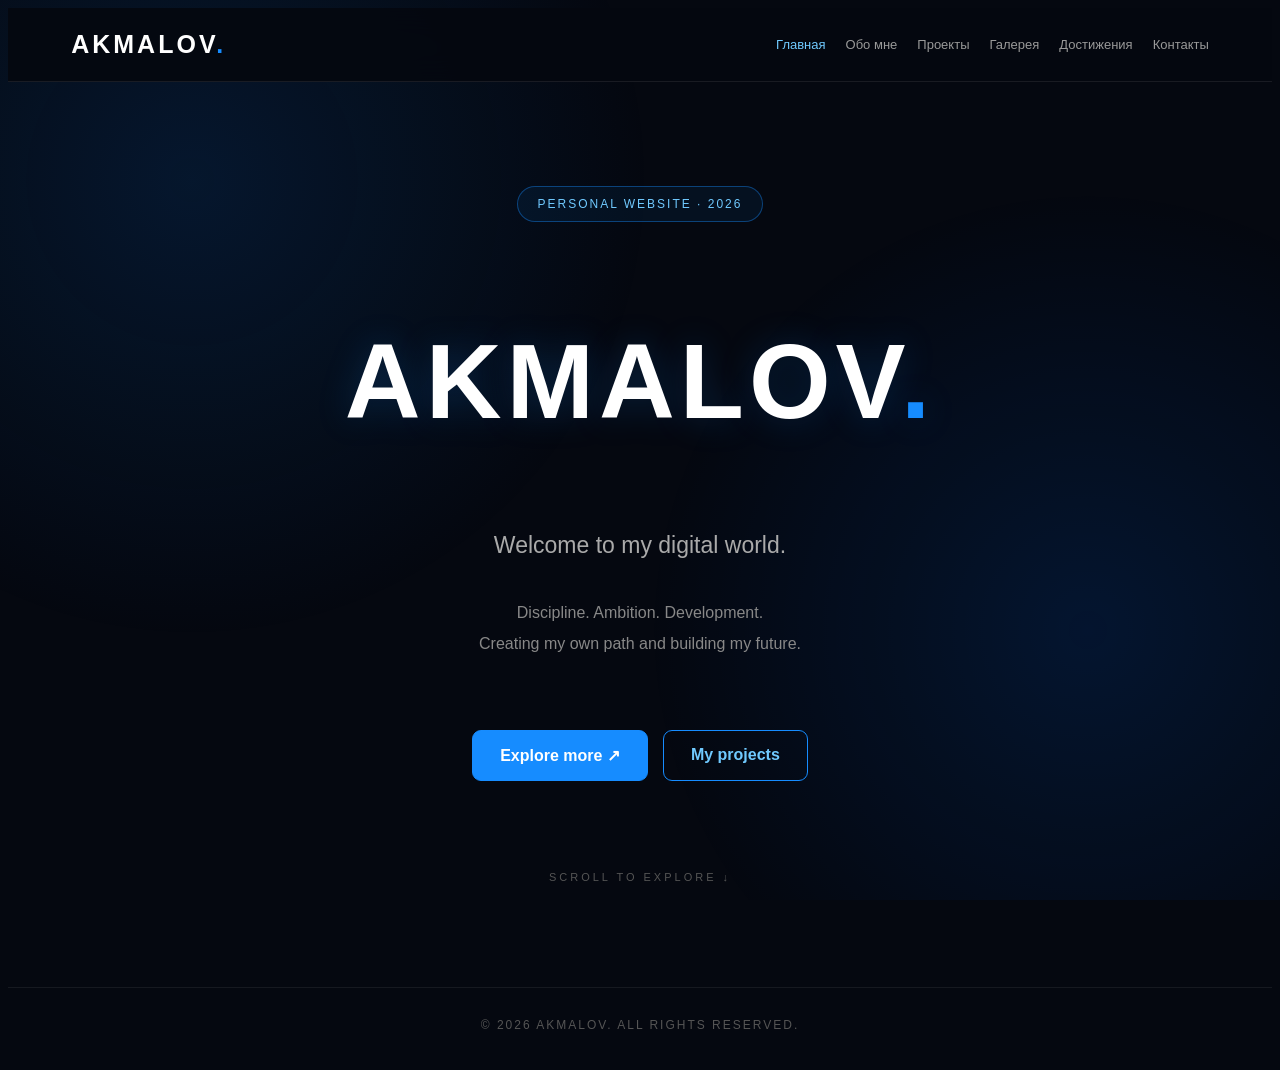
<file: index.html>
<!DOCTYPE html>
<html lang="ru">
<head>
<meta charset="UTF-8">
<meta name="viewport" content="width=device-width, initial-scale=1.0">
<title>AKMALOV | Official</title>
<link rel="stylesheet" href="style.css">
</head>
<body>

<div class="background"></div>

<header>
    <a class="logo" href="index.html">AKMALOV<span>.</span></a>
    <nav>
        <a class="active" href="index.html">Главная</a>
        <a href="about.html">Обо мне</a>
        <a href="projects.html">Проекты</a>
        <a href="gallery.html">Галерея</a>
        <a href="achievements.html">Достижения</a>
        <a href="contact.html">Контакты</a>
    </nav>
</header>

<main class="hero">
    <div class="tag">PERSONAL WEBSITE · 2026</div>
    <h1>AKMALOV<span>.</span></h1>
    <h2>Welcome to my digital world.</h2>
    <p>
        Discipline. Ambition. Development.<br>
        Creating my own path and building my future.
    </p>

    <div class="actions">
        <a href="about.html" class="btn">Explore more ↗</a>
        <a href="projects.html" class="btn outline">My projects</a>
    </div>

    <div class="scroll">SCROLL TO EXPLORE ↓</div>
</main>

<footer>© 2026 AKMALOV. ALL RIGHTS RESERVED.</footer>

<script src="script.js"></script>
</body>
</html>
</file>
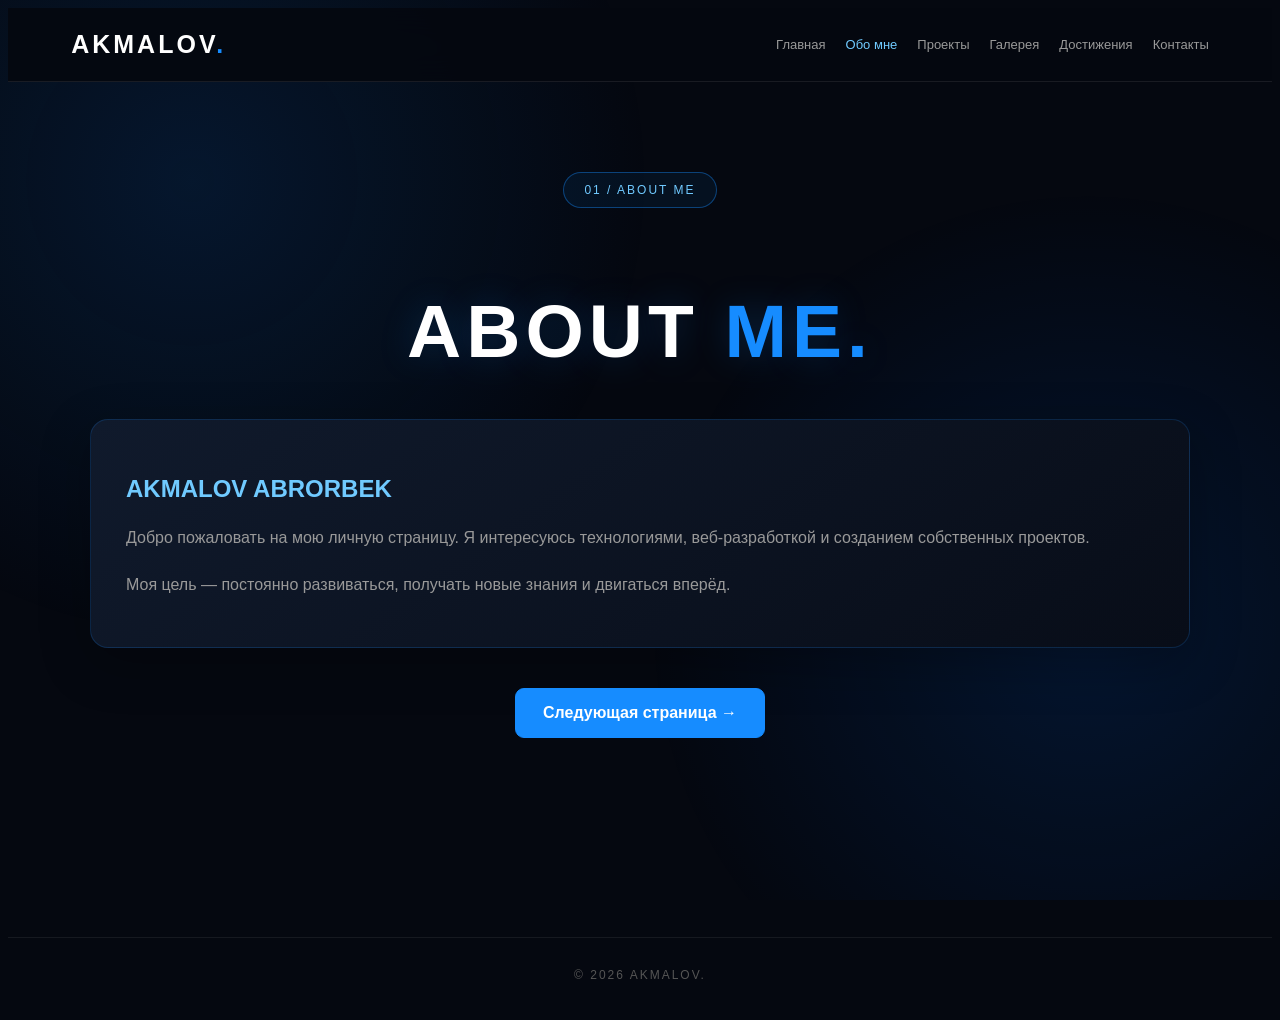
<file: about.html>
<!DOCTYPE html>
<html lang="ru">
<head>
<meta charset="UTF-8">
<meta name="viewport" content="width=device-width, initial-scale=1.0">
<title>About | AKMALOV</title>
<link rel="stylesheet" href="style.css">
</head>
<body>
<div class="background"></div>

<header>
<a class="logo" href="index.html">AKMALOV<span>.</span></a>
<nav>
<a href="index.html">Главная</a>
<a class="active" href="about.html">Обо мне</a>
<a href="projects.html">Проекты</a>
<a href="gallery.html">Галерея</a>
<a href="achievements.html">Достижения</a>
<a href="contact.html">Контакты</a>
</nav>
</header>

<main class="page">
<div class="tag">01 / ABOUT ME</div>
<h1>ABOUT <span>ME.</span></h1>

<div class="panel">
<h2>AKMALOV ABRORBEK</h2>
<p>
Добро пожаловать на мою личную страницу.
Я интересуюсь технологиями, веб-разработкой
и созданием собственных проектов.
</p>
<p>
Моя цель — постоянно развиваться,
получать новые знания и двигаться вперёд.
</p>
</div>

<a class="btn" href="projects.html">Следующая страница →</a>
</main>

<footer>© 2026 AKMALOV.</footer>
<script src="script.js"></script>
</body>
</html>
</file>
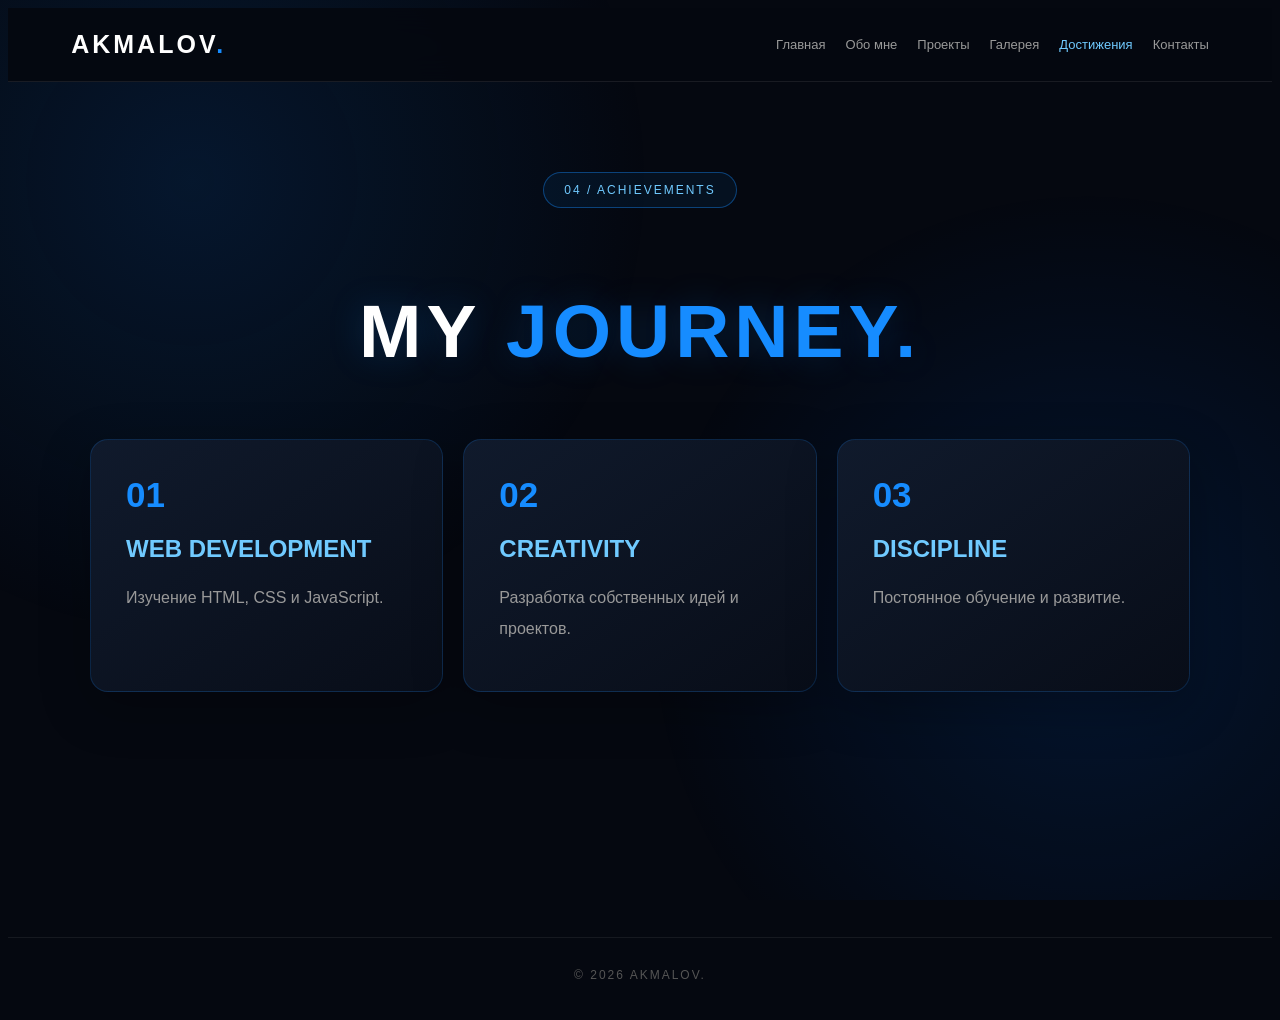
<file: achievements.html>
<!DOCTYPE html>
<html lang="ru">
<head>
<meta charset="UTF-8">
<meta name="viewport" content="width=device-width, initial-scale=1.0">
<title>Achievements | AKMALOV</title>
<link rel="stylesheet" href="style.css">
</head>
<body>
<div class="background"></div>

<header>
<a class="logo" href="index.html">AKMALOV<span>.</span></a>
<nav>
<a href="index.html">Главная</a>
<a href="about.html">Обо мне</a>
<a href="projects.html">Проекты</a>
<a href="gallery.html">Галерея</a>
<a class="active" href="achievements.html">Достижения</a>
<a href="contact.html">Контакты</a>
</nav>
</header>

<main class="page">
<div class="tag">04 / ACHIEVEMENTS</div>
<h1>MY <span>JOURNEY.</span></h1>

<div class="cards">
<div class="panel">
<div class="number">01</div>
<h2>WEB DEVELOPMENT</h2>
<p>Изучение HTML, CSS и JavaScript.</p>
</div>

<div class="panel">
<div class="number">02</div>
<h2>CREATIVITY</h2>
<p>Разработка собственных идей и проектов.</p>
</div>

<div class="panel">
<div class="number">03</div>
<h2>DISCIPLINE</h2>
<p>Постоянное обучение и развитие.</p>
</div>
</div>
</main>

<footer>© 2026 AKMALOV.</footer>
<script src="script.js"></script>
</body>
</html>
</file>
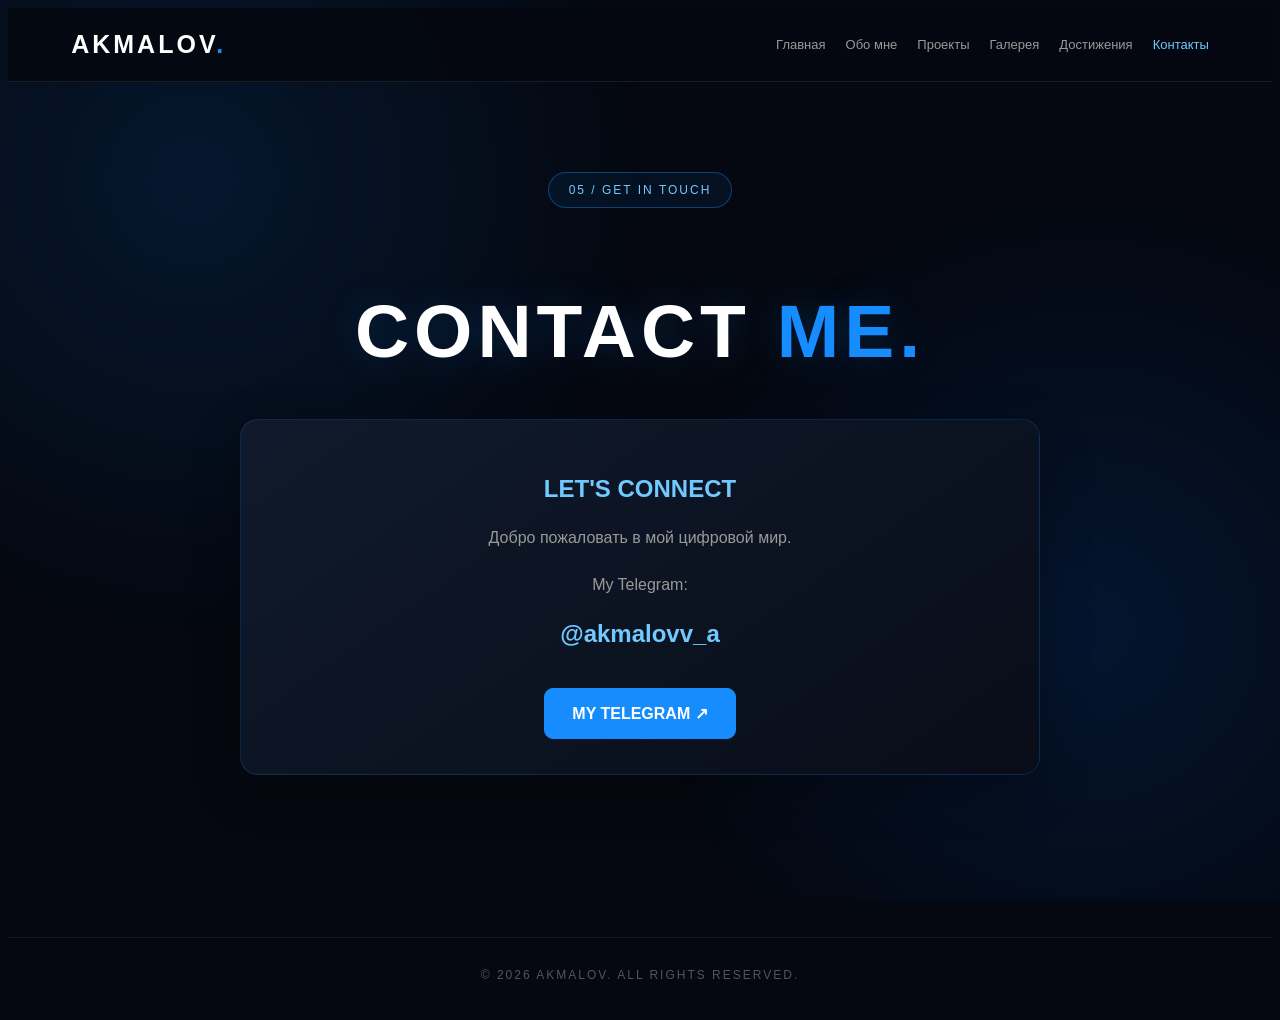
<file: contact.html>
<!DOCTYPE html>
<html lang="ru">
<head>
<meta charset="UTF-8">
<meta name="viewport" content="width=device-width, initial-scale=1.0">
<title>Contact | AKMALOV</title>
<link rel="stylesheet" href="style.css">
</head>
<body>

<div class="background"></div>

<header>
<a class="logo" href="index.html">AKMALOV<span>.</span></a>

<nav>
<a href="index.html">Главная</a>
<a href="about.html">Обо мне</a>
<a href="projects.html">Проекты</a>
<a href="gallery.html">Галерея</a>
<a href="achievements.html">Достижения</a>
<a class="active" href="contact.html">Контакты</a>
</nav>
</header>

<main class="page contact">

<div class="tag">05 / GET IN TOUCH</div>

<h1>CONTACT <span>ME.</span></h1>

<div class="panel">

<h2>LET'S CONNECT</h2>

<p>Добро пожаловать в мой цифровой мир.</p>

<p>My Telegram:</p>

<h2>@akmalovv_a</h2>

<a class="btn"
href="https://t.me/akmalovv_a"
target="_blank">
MY TELEGRAM ↗
</a>

</div>
</main>

<footer>
© 2026 AKMALOV. ALL RIGHTS RESERVED.
</footer>

<script src="script.js"></script>

</body>
</html>
</file>
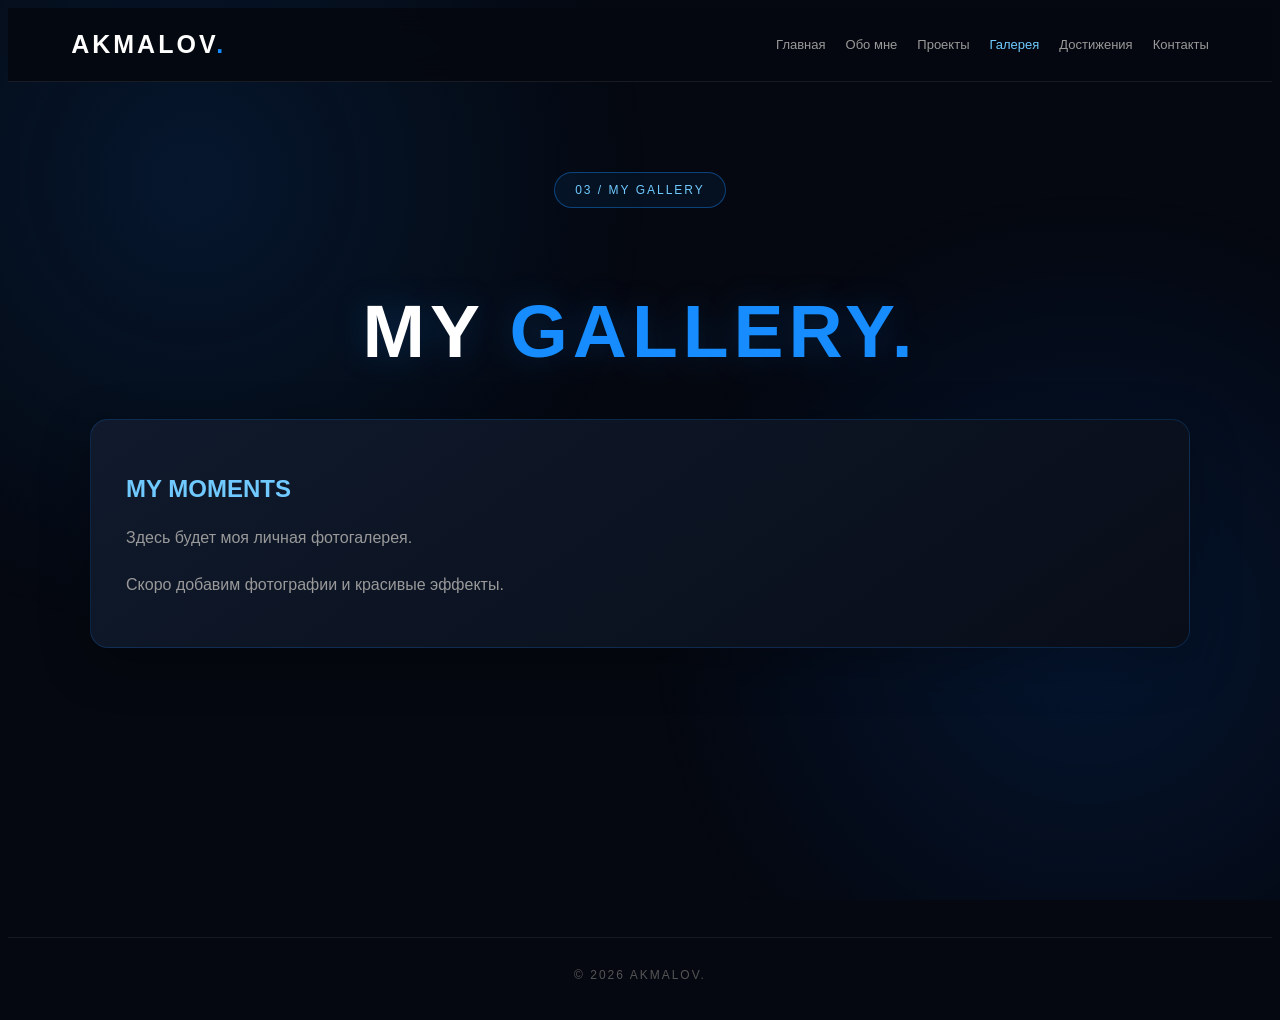
<file: gallery.html>
<!DOCTYPE html>
<html lang="ru">
<head>
<meta charset="UTF-8">
<meta name="viewport" content="width=device-width, initial-scale=1.0">
<title>Gallery | AKMALOV</title>
<link rel="stylesheet" href="style.css">
</head>
<body>
<div class="background"></div>

<header>
<a class="logo" href="index.html">AKMALOV<span>.</span></a>
<nav>
<a href="index.html">Главная</a>
<a href="about.html">Обо мне</a>
<a href="projects.html">Проекты</a>
<a class="active" href="gallery.html">Галерея</a>
<a href="achievements.html">Достижения</a>
<a href="contact.html">Контакты</a>
</nav>
</header>

<main class="page">
<div class="tag">03 / MY GALLERY</div>
<h1>MY <span>GALLERY.</span></h1>

<div class="panel">
<h2>MY MOMENTS</h2>
<p>Здесь будет моя личная фотогалерея.</p>
<p>Скоро добавим фотографии и красивые эффекты.</p>
</div>
</main>

<footer>© 2026 AKMALOV.</footer>
<script src="script.js"></script>
</body>
</html>
</file>
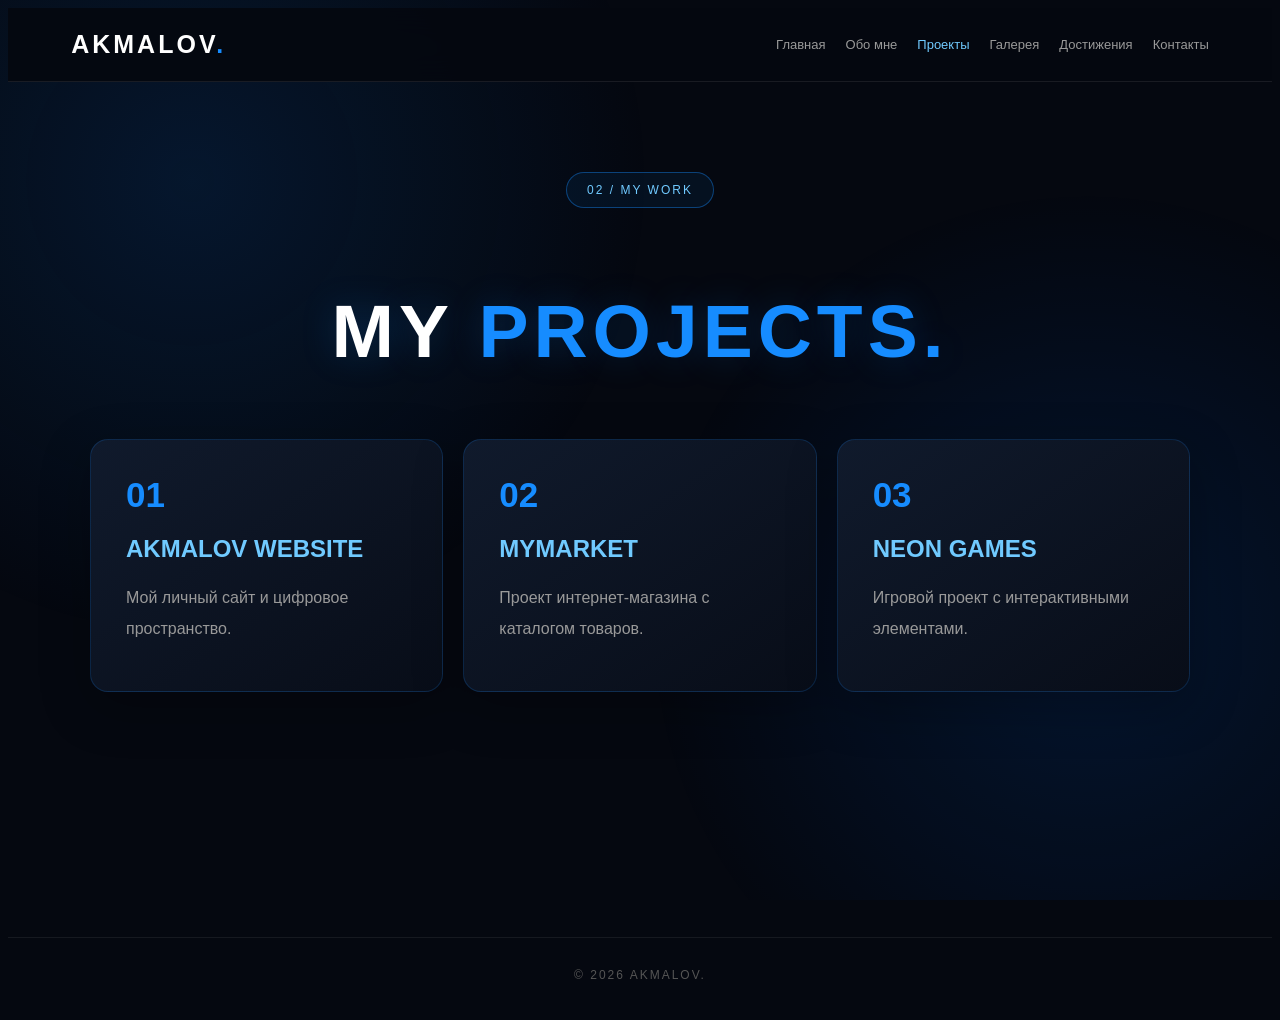
<file: projects.html>
<!DOCTYPE html>
<html lang="ru">
<head>
<meta charset="UTF-8">
<meta name="viewport" content="width=device-width, initial-scale=1.0">
<title>Projects | AKMALOV</title>
<link rel="stylesheet" href="style.css">
</head>
<body>
<div class="background"></div>

<header>
<a class="logo" href="index.html">AKMALOV<span>.</span></a>
<nav>
<a href="index.html">Главная</a>
<a href="about.html">Обо мне</a>
<a class="active" href="projects.html">Проекты</a>
<a href="gallery.html">Галерея</a>
<a href="achievements.html">Достижения</a>
<a href="contact.html">Контакты</a>
</nav>
</header>

<main class="page">
<div class="tag">02 / MY WORK</div>
<h1>MY <span>PROJECTS.</span></h1>

<div class="cards">
<div class="panel">
<div class="number">01</div>
<h2>AKMALOV WEBSITE</h2>
<p>Мой личный сайт и цифровое пространство.</p>
</div>

<div class="panel">
<div class="number">02</div>
<h2>MYMARKET</h2>
<p>Проект интернет-магазина с каталогом товаров.</p>
</div>

<div class="panel">
<div class="number">03</div>
<h2>NEON GAMES</h2>
<p>Игровой проект с интерактивными элементами.</p>
</div>
</div>
</main>

<footer>© 2026 AKMALOV.</footer>
<script src="script.js"></script>
</body>
</html>
</file>
<file: style.css>
[03.11.2026 15:32] 𝚊𝚔𝚖𝚊𝚕𝚘𝚟𝚟: * {
    margin: 0;
    padding: 0;
    box-sizing: border-box;
    scroll-behavior: smooth;
}

:root {
    --blue: #168cff;
    --light: #70caff;
    --dark: #050810;
}

body {
    background: var(--dark);
    color: white;
    font-family: Arial, sans-serif;
    min-height: 100vh;
    overflow-x: hidden;
}

.background {
    position: fixed;
    inset: 0;
    z-index: -1;
    background:
    radial-gradient(circle at 15% 20%, #0754a533, transparent 35%),
    radial-gradient(circle at 85% 70%, #006aff22, transparent 35%);
}

header {
    position: sticky;
    top: 0;
    z-index: 100;
    padding: 22px 5%;
    display: flex;
    justify-content: space-between;
    align-items: center;
    flex-wrap: wrap;
    gap: 20px;
    background: #050810ed;
    backdrop-filter: blur(15px);
    border-bottom: 1px solid #ffffff15;
}

.logo {
    font-size: 25px;
    font-weight: 900;
    letter-spacing: 3px;
    text-decoration: none;
    color: white;
}

.logo span, h1 span {
    color: var(--blue);
}

nav {
    display: flex;
    flex-wrap: wrap;
    gap: 20px;
}

nav a {
    color: #999;
    text-decoration: none;
    font-size: 13px;
    transition: .3s;
}

nav a:hover, nav a.active {
    color: var(--light);
}

.hero {
    min-height: 85vh;
    display: flex;
    flex-direction: column;
    align-items: center;
    justify-content: center;
    text-align: center;
    padding: 70px 20px;
}

.tag {
    display: inline-block;
    padding: 10px 20px;
    border: 1px solid #168cff66;
    border-radius: 30px;
    color: var(--light);
    background: #168cff12;
    font-size: 12px;
    letter-spacing: 2px;
    margin-bottom: 30px;
}

h1 {
    font-size: clamp(48px, 10vw, 105px);
    font-weight: 900;
    letter-spacing: 5px;
    text-shadow: 0 0 35px #168cff35;
}

.hero h2 {
    font-size: 23px;
    color: #aaa;
    font-weight: 400;
    margin-top: 20px;
}

.hero p {
    color: #888;
    line-height: 1.9;
    margin-top: 20px;
}

.actions {
    display: flex;
    gap: 15px;
    flex-wrap: wrap;
    justify-content: center;
    margin-top: 35px;
}

.btn {
    display: inline-block;
    padding: 15px 27px;
    border-radius: 9px;
    background: var(--blue);
    color: white;
    text-decoration: none;
    font-weight: bold;
    margin-top: 20px;
    transition: .3s;
    border: 1px solid var(--blue);
}

.btn:hover {
    transform: translateY(-5px);
    box-shadow: 0 0 30px #168cff77;
}

.btn.outline {
    background: transparent;
    color: var(--light);
}

.scroll {
    margin-top: 90px;
    color: #555;
    font-size: 11px;
    letter-spacing: 3px;
}

.page {
    max-width: 1100px;
    min-height: 75vh;
    margin: auto;
    padding: 90px 30px;
    text-align: center;
}

.page h1 {
    font-size: clamp(38px, 7vw, 75px);
    margin-bottom: 45px;
}

.panel {
    background: linear-gradient(145deg, #101a2c, #080d18);
    border: 1px solid #168cff30;
    border-radius: 18px;
    padding: 35px;
    margin: 20px 0;
    text-align: left;
    transition: .4s;
    box-shadow: 0 15px 50px #0004;
}

.panel:hover {
    border-color: var(--blue);
    transform: translateY(-5px);
    box-shadow: 0 10px 35px #168cff22;
}

.panel h2 {
    color: var(--light);
    margin-bottom: 20px;
}

.panel p {
    color: #999;
    line-height: 1.9;
    margin-bottom: 12px;
}

.cards {
    display: grid;
    grid-template-columns: repeat(auto-fit, minmax(220px, 1fr));
    gap: 20px;
}

.number {
    color: var(--blue);
    font-size: 35px;
    font-weight: 900;
    margin-bottom: 20px;
}

.contact {
    max-width: 800px;
}

.contact .panel {
    text-align: center;
}

footer {
    padding: 30px 15px;
    text-align: center;
    color: #555;
    border-top: 1px solid #ffffff12;
    font-size: 12px;
    letter-spacing: 2px;
}

@media(max-width: 750px) {
    header {
        justify-content: center;
        padding: 18px 10px;
    }

    nav {
        justify-content: center;
        gap: 13px;
    }

    nav a {
        font-size: 11px;
    }

    .logo {
        font-size: 23px;
    }

    .page {
        padding: 65px 18px;
    }
[03.11.2026 15:32] 𝚊𝚔𝚖𝚊𝚕𝚘𝚟𝚟: .panel {
        padding: 25px 20px;
    }
}

@media(max-width: 380px) {
    nav {
        gap: 10px;
    }
}
</file>
